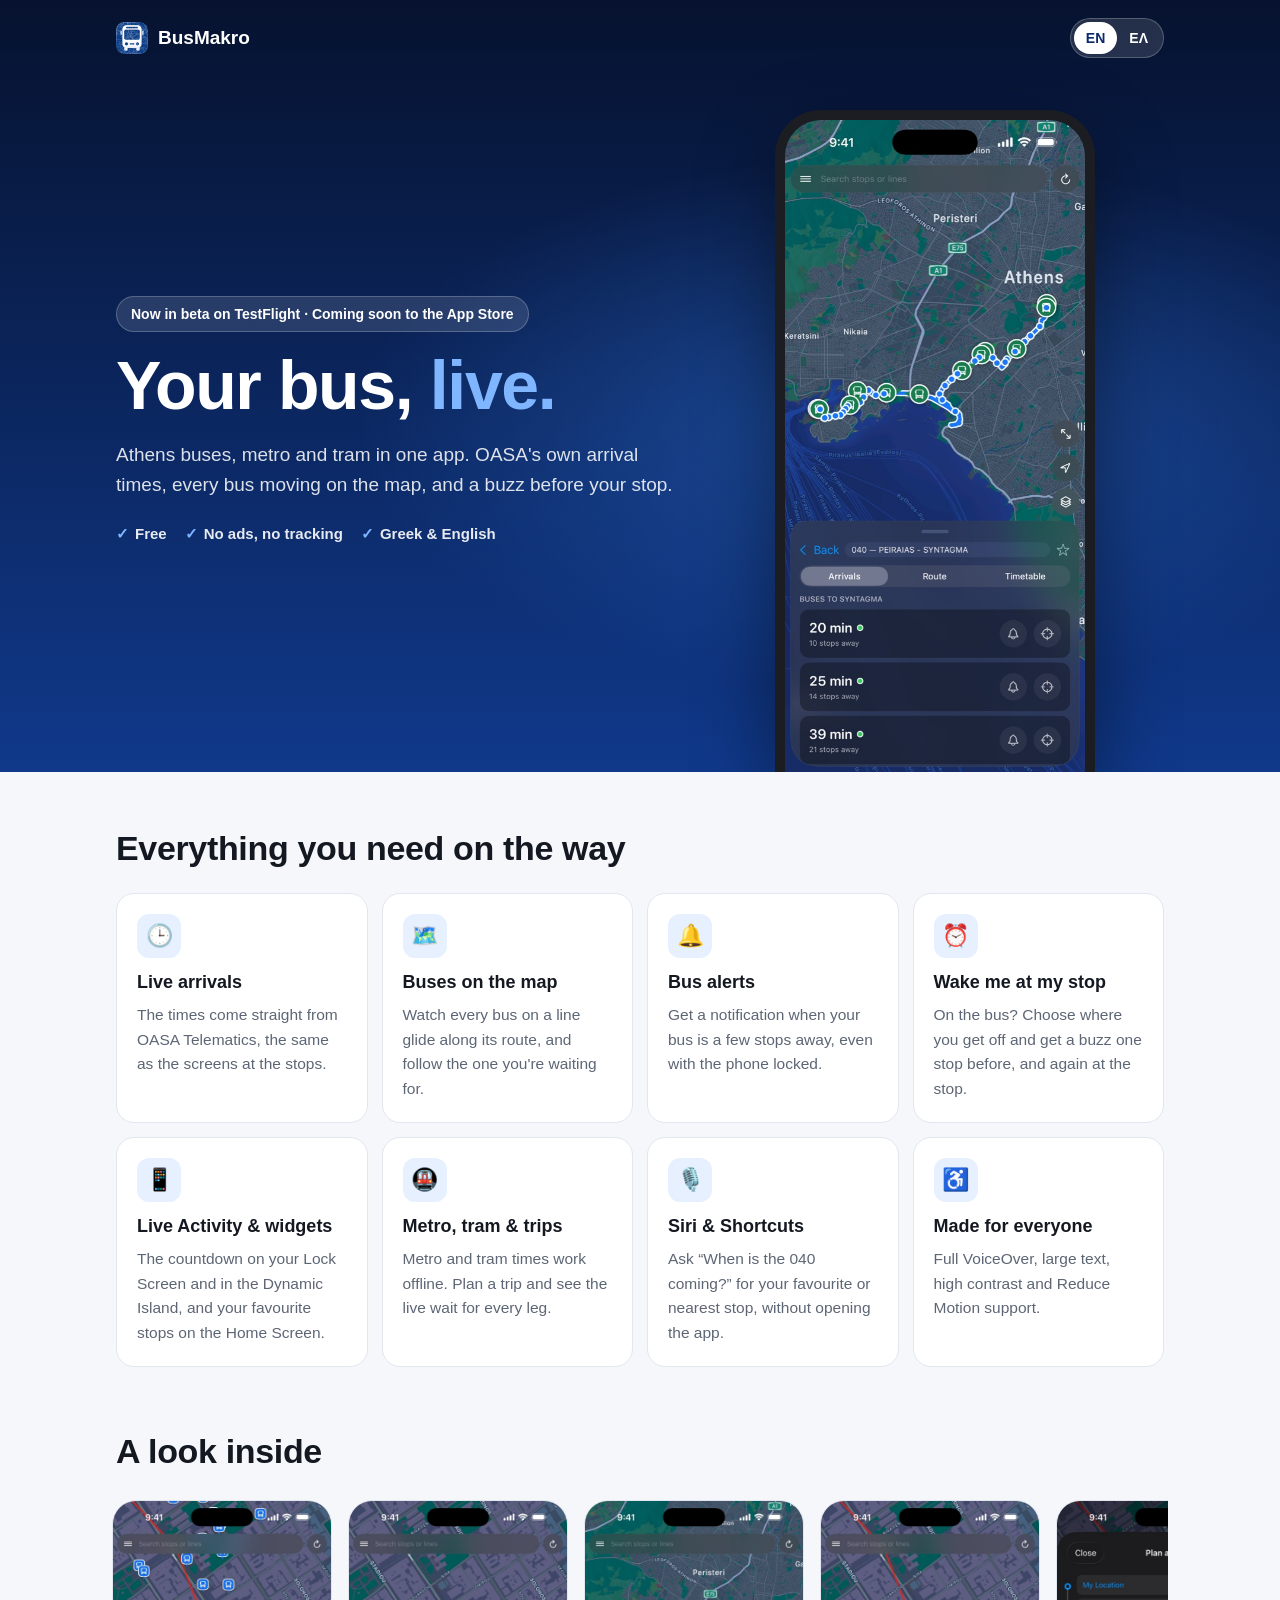
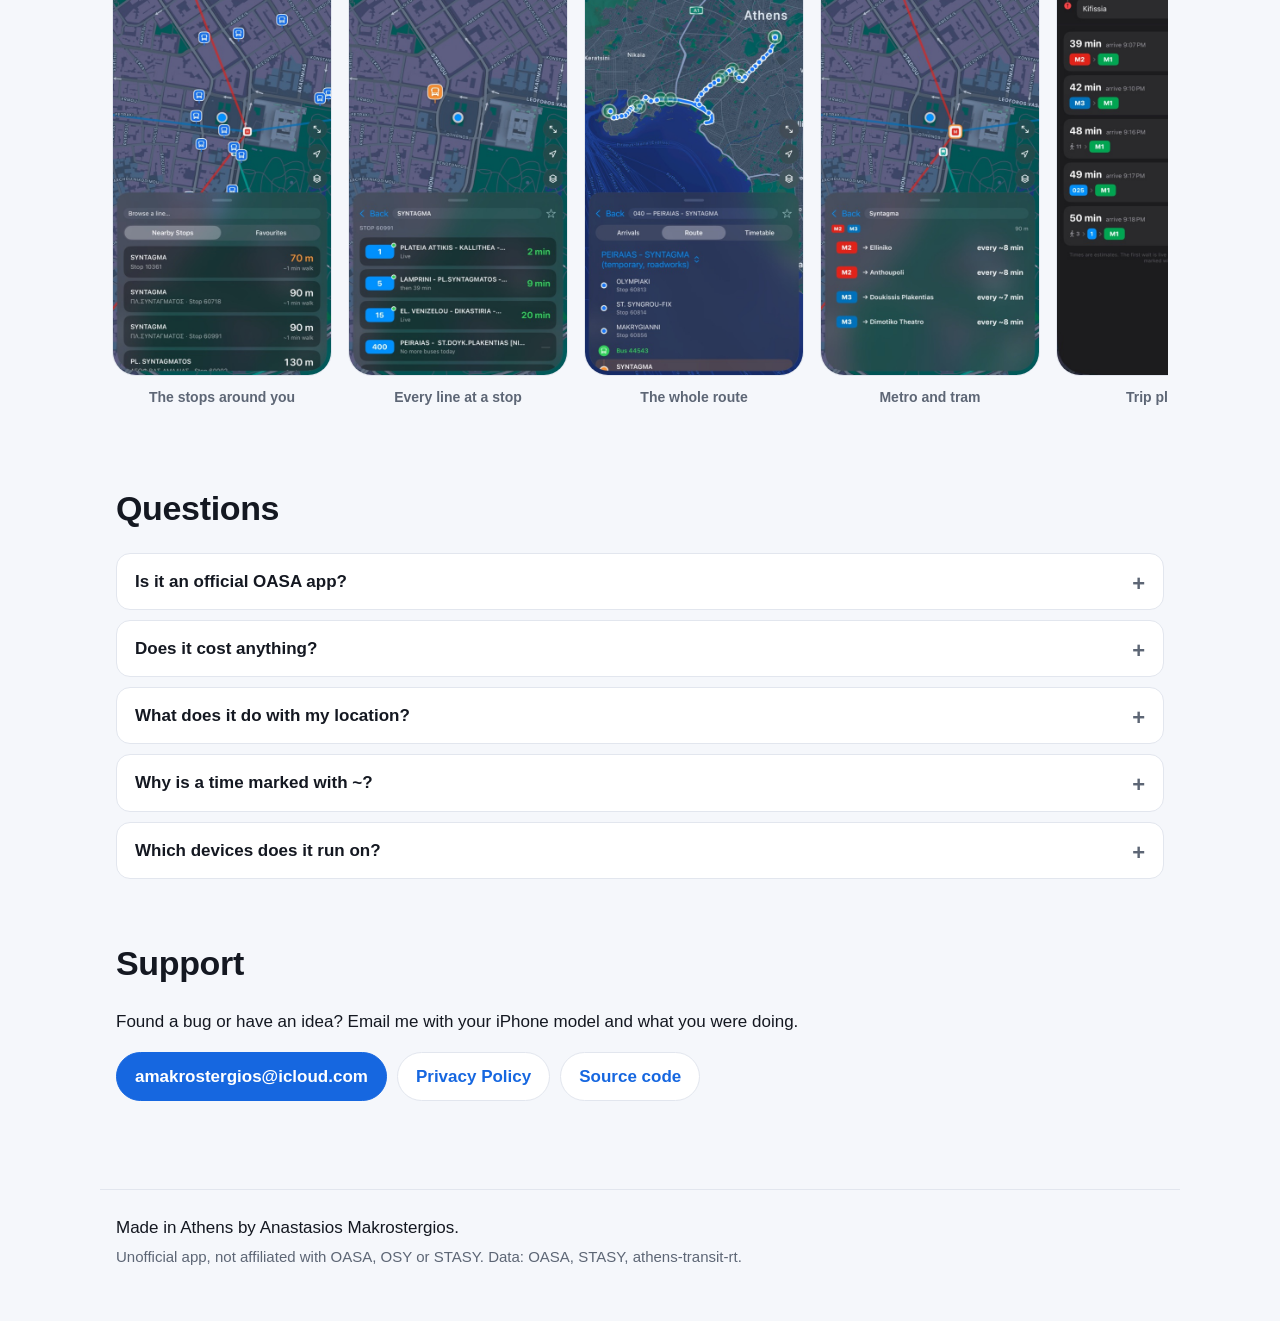
<file: docs/index.html>
<!doctype html>
<html lang="en">
<head>
<meta charset="utf-8">
<meta name="viewport" content="width=device-width, initial-scale=1">
<title>BusMakro</title>
<meta name="description" content="Athens buses, metro and tram, live. Arrivals from OASA, buses moving on the map, alerts, Live Activities and widgets. For iPhone, in Greek and English.">
<meta property="og:title" content="BusMakro: Athens buses, live">
<meta property="og:description" content="Live OASA arrivals, every bus moving on the map, and a buzz before your stop.">
<meta property="og:image" content="https://tassosmak.github.io/BusMakro-Swift/shots/en-3-line.jpg">
<link rel="icon" href="icon.png">
<link rel="apple-touch-icon" href="icon.png">
<link rel="stylesheet" href="home.css">
</head>
<body>

<nav class="top">
  <a class="brand" href="#"><img src="icon.png" alt="" width="32" height="32">BusMakro</a>
  <div class="lang" role="group" aria-label="Language">
    <button data-set="en" aria-pressed="true">EN</button>
    <button data-set="el" aria-pressed="false">ΕΛ</button>
  </div>
</nav>

<header class="hero">
  <div class="hero-text">
    <p class="badge" data-en="Now in beta on TestFlight · Coming soon to the App Store" data-el="Σε beta στο TestFlight · Σύντομα στο App Store">Now in beta on TestFlight · Coming soon to the App Store</p>
    <h1 data-en="Your bus, &lt;span&gt;live.&lt;/span&gt;" data-el="Το λεωφορείο σου, &lt;span&gt;ζωντανά.&lt;/span&gt;">Your bus, <span>live.</span></h1>
    <p class="lead" data-en="Athens buses, metro and tram in one app. OASA's own arrival times, every bus moving on the map, and a buzz before your stop."
       data-el="Λεωφορεία, μετρό και τραμ της Αθήνας σε μία εφαρμογή. Οι επίσημοι χρόνοι άφιξης του ΟΑΣΑ, κάθε λεωφορείο να κινείται στον χάρτη, και μια ειδοποίηση πριν τη στάση σου.">
      Athens buses, metro and tram in one app. OASA's own arrival times, every bus moving on the map, and a buzz before your stop.</p>
    <ul class="facts">
      <li data-en="Free" data-el="Δωρεάν">Free</li>
      <li data-en="No ads, no tracking" data-el="Χωρίς διαφημίσεις, χωρίς παρακολούθηση">No ads, no tracking</li>
      <li data-en="Greek &amp; English" data-el="Ελληνικά &amp; Αγγλικά">Greek &amp; English</li>
    </ul>
  </div>
  <div class="hero-phone">
    <img class="phone" src="shots/en-3-line.jpg" data-shot="3-line" alt="A bus line on the map with its buses and their arrival times" width="506" height="1100">
  </div>
</header>

<main>
  <section>
    <h2 data-en="Everything you need on the way" data-el="Ό,τι χρειάζεσαι στον δρόμο">Everything you need on the way</h2>
    <div class="grid">
      <article class="card">
        <div class="ic">🕒</div>
        <h3 data-en="Live arrivals" data-el="Ζωντανές αφίξεις">Live arrivals</h3>
        <p data-en="The times come straight from OASA Telematics, the same as the screens at the stops." data-el="Οι χρόνοι έρχονται κατευθείαν από την Τηλεματική του ΟΑΣΑ, όπως στις οθόνες των στάσεων.">The times come straight from OASA Telematics, the same as the screens at the stops.</p>
      </article>
      <article class="card">
        <div class="ic">🗺️</div>
        <h3 data-en="Buses on the map" data-el="Λεωφορεία στον χάρτη">Buses on the map</h3>
        <p data-en="Watch every bus on a line glide along its route, and follow the one you're waiting for." data-el="Δες κάθε λεωφορείο της γραμμής να κινείται στη διαδρομή, και ακολούθησε αυτό που περιμένεις.">Watch every bus on a line glide along its route, and follow the one you're waiting for.</p>
      </article>
      <article class="card">
        <div class="ic">🔔</div>
        <h3 data-en="Bus alerts" data-el="Ειδοποιήσεις">Bus alerts</h3>
        <p data-en="Get a notification when your bus is a few stops away, even with the phone locked." data-el="Πάρε ειδοποίηση όταν το λεωφορείο σου είναι λίγες στάσεις μακριά, ακόμα και με κλειδωμένο κινητό.">Get a notification when your bus is a few stops away, even with the phone locked.</p>
      </article>
      <article class="card">
        <div class="ic">⏰</div>
        <h3 data-en="Wake me at my stop" data-el="Ξύπνα με στη στάση μου">Wake me at my stop</h3>
        <p data-en="On the bus? Choose where you get off and get a buzz one stop before, and again at the stop." data-el="Μέσα στο λεωφορείο; Διάλεξε πού κατεβαίνεις και θα δονηθεί μία στάση πριν, και ξανά στη στάση.">On the bus? Choose where you get off and get a buzz one stop before, and again at the stop.</p>
      </article>
      <article class="card">
        <div class="ic">📱</div>
        <h3 data-en="Live Activity &amp; widgets" data-el="Live Activity &amp; widgets">Live Activity &amp; widgets</h3>
        <p data-en="The countdown on your Lock Screen and in the Dynamic Island, and your favourite stops on the Home Screen." data-el="Η αντίστροφη μέτρηση στην οθόνη κλειδώματος και στο Dynamic Island, και οι αγαπημένες σου στάσεις στην αρχική οθόνη.">The countdown on your Lock Screen and in the Dynamic Island, and your favourite stops on the Home Screen.</p>
      </article>
      <article class="card">
        <div class="ic">🚇</div>
        <h3 data-en="Metro, tram &amp; trips" data-el="Μετρό, τραμ &amp; διαδρομές">Metro, tram &amp; trips</h3>
        <p data-en="Metro and tram times work offline. Plan a trip and see the live wait for every leg." data-el="Οι ώρες μετρό και τραμ δουλεύουν χωρίς σύνδεση. Σχεδίασε μια διαδρομή και δες τη ζωντανή αναμονή σε κάθε σκέλος.">Metro and tram times work offline. Plan a trip and see the live wait for every leg.</p>
      </article>
      <article class="card">
        <div class="ic">🎙️</div>
        <h3 data-en="Siri &amp; Shortcuts" data-el="Siri &amp; Συντομεύσεις">Siri &amp; Shortcuts</h3>
        <p data-en="Ask “When is the 040 coming?” for your favourite or nearest stop, without opening the app." data-el="Ρώτα «Πότε έρχεται το 040;» για την αγαπημένη ή την κοντινότερη στάση, χωρίς να ανοίξεις την εφαρμογή.">Ask “When is the 040 coming?” for your favourite or nearest stop, without opening the app.</p>
      </article>
      <article class="card">
        <div class="ic">♿️</div>
        <h3 data-en="Made for everyone" data-el="Για όλους">Made for everyone</h3>
        <p data-en="Full VoiceOver, large text, high contrast and Reduce Motion support." data-el="Πλήρης υποστήριξη VoiceOver, μεγάλων γραμμάτων, υψηλής αντίθεσης και μειωμένης κίνησης.">Full VoiceOver, large text, high contrast and Reduce Motion support.</p>
      </article>
    </div>
  </section>

  <section>
    <h2 data-en="A look inside" data-el="Μια ματιά">A look inside</h2>
    <div class="gallery" tabindex="0" aria-label="Screenshots">
      <figure><img src="shots/en-1-nearby.jpg" data-shot="1-nearby" alt="Stops near you" loading="lazy" width="506" height="1100"><figcaption data-en="The stops around you" data-el="Οι στάσεις γύρω σου">The stops around you</figcaption></figure>
      <figure><img src="shots/en-2-stop.jpg" data-shot="2-stop" alt="Arrivals at a stop" loading="lazy" width="506" height="1100"><figcaption data-en="Every line at a stop" data-el="Κάθε γραμμή στη στάση">Every line at a stop</figcaption></figure>
      <figure><img src="shots/en-4-route.jpg" data-shot="4-route" alt="A line's route" loading="lazy" width="506" height="1100"><figcaption data-en="The whole route" data-el="Όλη η διαδρομή">The whole route</figcaption></figure>
      <figure><img src="shots/en-6-metro.jpg" data-shot="6-metro" alt="Metro station times" loading="lazy" width="506" height="1100"><figcaption data-en="Metro and tram" data-el="Μετρό και τραμ">Metro and tram</figcaption></figure>
      <figure><img src="shots/en-7-trip.jpg" data-shot="7-trip" alt="A planned trip" loading="lazy" width="506" height="1100"><figcaption data-en="Trip planner" data-el="Σχεδιασμός διαδρομής">Trip planner</figcaption></figure>
    </div>
  </section>

  <section>
    <h2 data-en="Questions" data-el="Ερωτήσεις">Questions</h2>
    <details>
      <summary data-en="Is it an official OASA app?" data-el="Είναι επίσημη εφαρμογή του ΟΑΣΑ;">Is it an official OASA app?</summary>
      <p data-en="No. BusMakro is an independent app, not affiliated with OASA, OSY or STASY. It uses their public data." data-el="Όχι. Το BusMakro είναι ανεξάρτητη εφαρμογή, χωρίς σχέση με ΟΑΣΑ, ΟΣΥ ή ΣΤΑΣΥ. Χρησιμοποιεί τα δημόσια δεδομένα τους.">No. BusMakro is an independent app, not affiliated with OASA, OSY or STASY. It uses their public data.</p>
    </details>
    <details>
      <summary data-en="Does it cost anything?" data-el="Κοστίζει κάτι;">Does it cost anything?</summary>
      <p data-en="No. It's free, with no ads and no in-app purchases." data-el="Όχι. Είναι δωρεάν, χωρίς διαφημίσεις και χωρίς αγορές.">No. It's free, with no ads and no in-app purchases.</p>
    </details>
    <details>
      <summary data-en="What does it do with my location?" data-el="Τι κάνει με την τοποθεσία μου;">What does it do with my location?</summary>
      <p data-en="It finds the stops near you and keeps an alert working with the phone locked. It never stores your location or sends it to us. Details in the privacy policy." data-el="Βρίσκει τις στάσεις κοντά σου και κρατά μια ειδοποίηση ενεργή με κλειδωμένο κινητό. Δεν αποθηκεύει ποτέ την τοποθεσία σου ούτε μας τη στέλνει. Λεπτομέρειες στην πολιτική απορρήτου.">It finds the stops near you and keeps an alert working with the phone locked. It never stores your location or sends it to us. Details in the privacy policy.</p>
    </details>
    <details>
      <summary data-en="Why is a time marked with ~?" data-el="Γιατί κάποιος χρόνος έχει ~;">Why is a time marked with ~?</summary>
      <p data-en="A green dot means the time is OASA's own. A ~ means BusMakro worked it out from where the bus is, when OASA had no time for it." data-el="Η πράσινη τελεία σημαίνει ότι ο χρόνος είναι του ΟΑΣΑ. Το ~ σημαίνει ότι το BusMakro τον υπολόγισε από τη θέση του λεωφορείου, όταν ο ΟΑΣΑ δεν έδινε χρόνο.">A green dot means the time is OASA's own. A ~ means BusMakro worked it out from where the bus is, when OASA had no time for it.</p>
    </details>
    <details>
      <summary data-en="Which devices does it run on?" data-el="Σε ποιες συσκευές δουλεύει;">Which devices does it run on?</summary>
      <p data-en="iPhone with iOS 17 or later." data-el="iPhone με iOS 17 ή νεότερο.">iPhone with iOS 17 or later.</p>
    </details>
  </section>

  <section class="support">
    <h2 data-en="Support" data-el="Υποστήριξη">Support</h2>
    <p data-en="Found a bug or have an idea? Email me with your iPhone model and what you were doing." data-el="Βρήκες κάποιο πρόβλημα ή έχεις μια ιδέα; Στείλε μου email με το μοντέλο του iPhone σου και τι έκανες.">Found a bug or have an idea? Email me with your iPhone model and what you were doing.</p>
    <div class="links">
      <a class="primary" href="mailto:amakrostergios@icloud.com">amakrostergios@icloud.com</a>
      <a href="privacy.html" data-en="Privacy Policy" data-el="Πολιτική απορρήτου">Privacy Policy</a>
      <a href="https://github.com/tassosmak/BusMakro-Swift" data-en="Source code" data-el="Κώδικας">Source code</a>
    </div>
  </section>
</main>

<footer>
  <p data-en="Made in Athens by Anastasios Makrostergios." data-el="Φτιαγμένο στην Αθήνα από τον Anastasios Makrostergios.">Made in Athens by Anastasios Makrostergios.</p>
  <p class="muted" data-en="Unofficial app, not affiliated with OASA, OSY or STASY. Data: OASA, STASY, athens-transit-rt." data-el="Ανεπίσημη εφαρμογή, χωρίς σχέση με ΟΑΣΑ, ΟΣΥ ή ΣΤΑΣΥ. Δεδομένα: ΟΑΣΑ, ΣΤΑΣΥ, athens-transit-rt.">Unofficial app, not affiliated with OASA, OSY or STASY. Data: OASA, STASY, athens-transit-rt.</p>
</footer>

<script>
(function () {
  function apply(lang) {
    document.documentElement.lang = lang;
    document.querySelectorAll("[data-en]").forEach(function (el) { el.innerHTML = el.getAttribute("data-" + lang); });
    document.querySelectorAll("img[data-shot]").forEach(function (img) { img.src = "shots/" + lang + "-" + img.getAttribute("data-shot") + ".jpg"; });
    document.querySelectorAll(".lang button").forEach(function (b) { b.setAttribute("aria-pressed", b.dataset.set === lang); });
    try { localStorage.setItem("lang", lang); } catch (e) {}
  }
  var saved = null;
  try { saved = localStorage.getItem("lang"); } catch (e) {}
  var lang = saved || ((navigator.language || "").toLowerCase().indexOf("el") === 0 ? "el" : "en");
  if (lang !== "en") apply(lang);
  document.querySelectorAll(".lang button").forEach(function (b) { b.addEventListener("click", function () { apply(b.dataset.set); }); });
})();
</script>
</body>
</html>
</file>
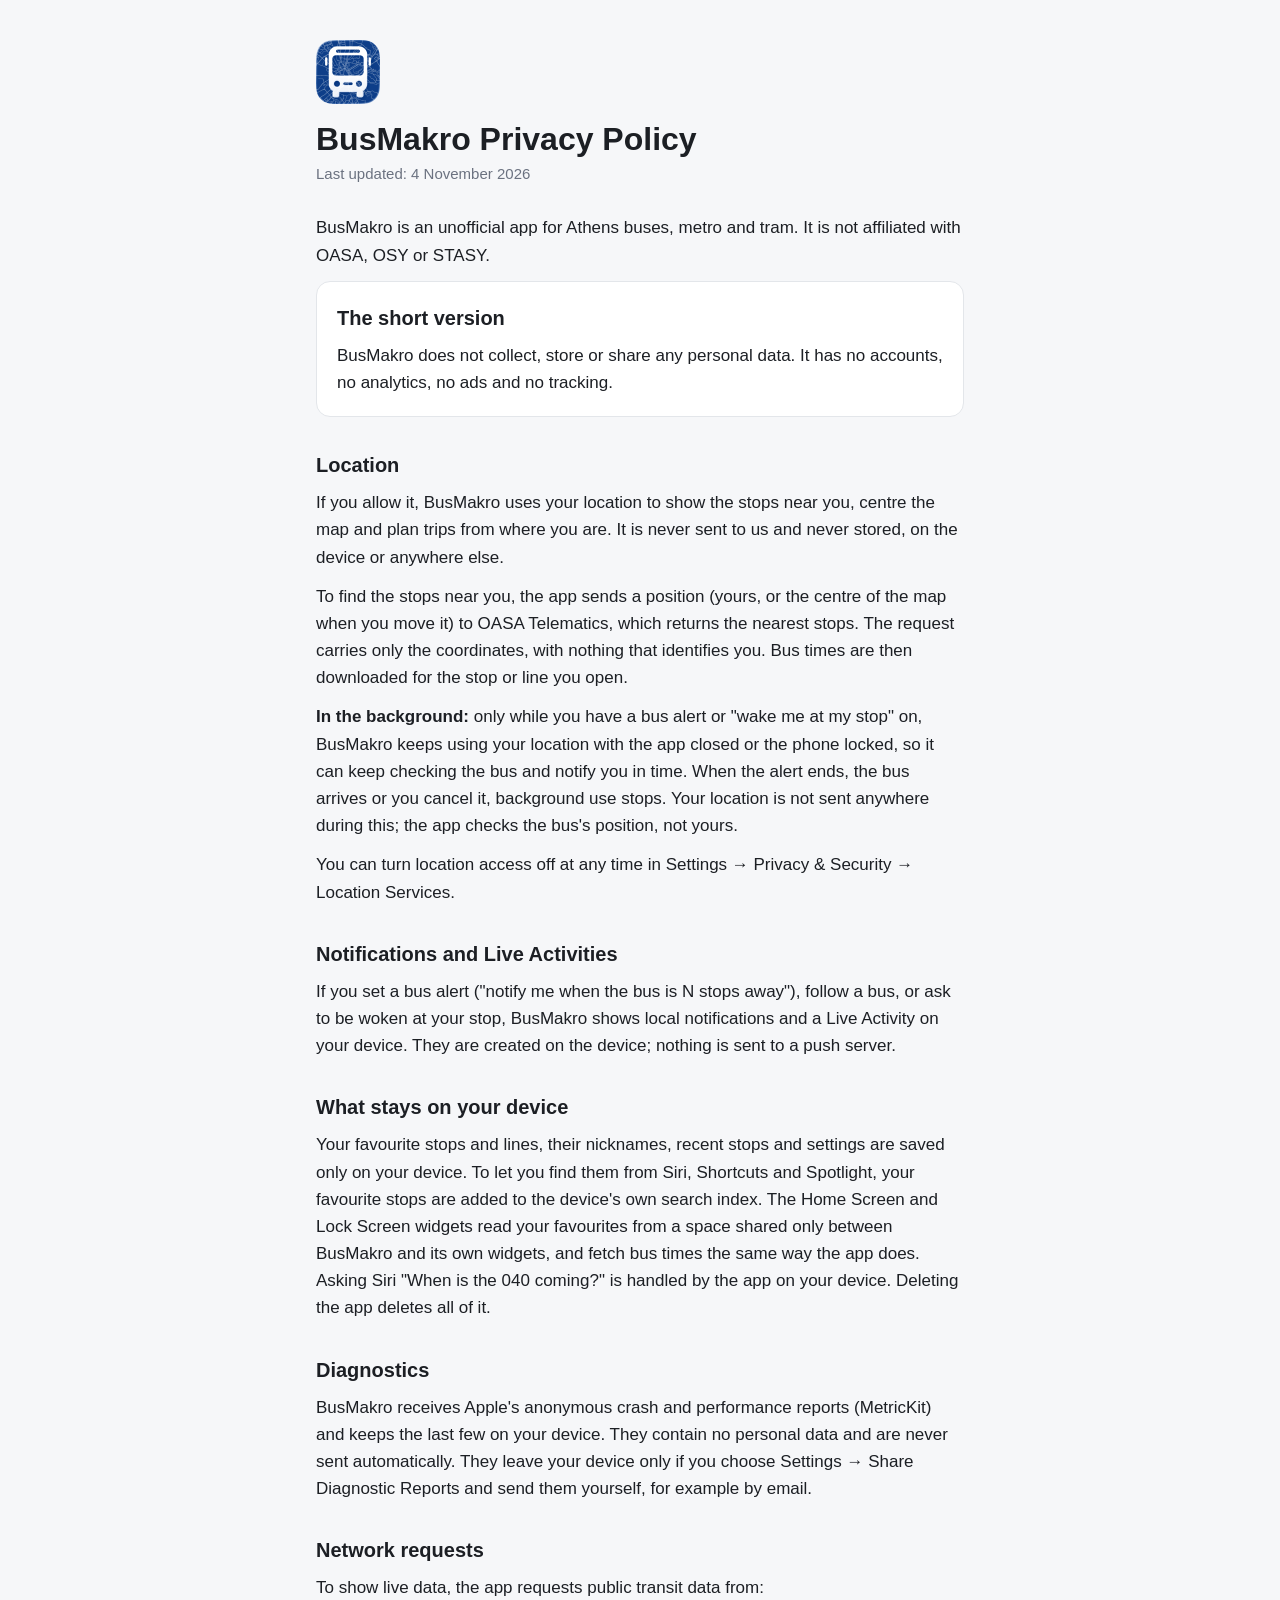
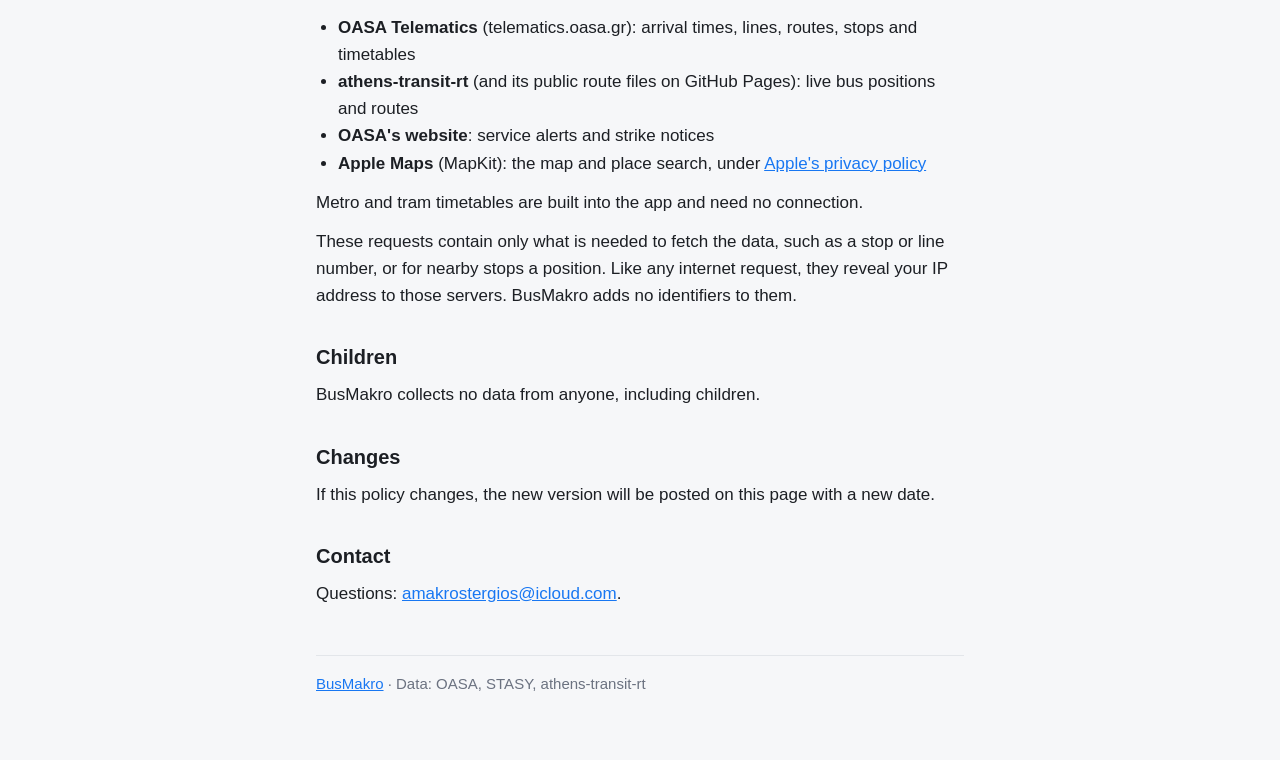
<file: docs/privacy.html>
<!doctype html>
<html lang="en">
<head>
<meta charset="utf-8">
<meta name="viewport" content="width=device-width, initial-scale=1">
<title>BusMakro Privacy Policy</title>
<meta name="description" content="BusMakro collects no personal data: no accounts, analytics, ads or tracking.">
<link rel="icon" href="icon.png">
<link rel="stylesheet" href="style.css">
</head>
<body>
<main>
  <header>
    <a href="./"><img src="icon.png" width="64" height="64" alt=""></a>
    <h1>BusMakro Privacy Policy</h1>
    <p class="muted">Last updated: 4 November 2026</p>
  </header>

  <p>BusMakro is an unofficial app for Athens buses, metro and tram. It is not affiliated with OASA, OSY or STASY.</p>

  <div class="summary">
    <h2>The short version</h2>
    <p>BusMakro does not collect, store or share any personal data. It has no accounts, no analytics, no ads and no tracking.</p>
  </div>

  <h2>Location</h2>
  <p>If you allow it, BusMakro uses your location to show the stops near you, centre the map and plan trips from where you are. It is never sent to us and never stored, on the device or anywhere else.</p>
  <p>To find the stops near you, the app sends a position (yours, or the centre of the map when you move it) to OASA Telematics, which returns the nearest stops. The request carries only the coordinates, with nothing that identifies you. Bus times are then downloaded for the stop or line you open.</p>
  <p><strong>In the background:</strong> only while you have a bus alert or "wake me at my stop" on, BusMakro keeps using your location with the app closed or the phone locked, so it can keep checking the bus and notify you in time. When the alert ends, the bus arrives or you cancel it, background use stops. Your location is not sent anywhere during this; the app checks the bus's position, not yours.</p>
  <p>You can turn location access off at any time in Settings → Privacy &amp; Security → Location Services.</p>

  <h2>Notifications and Live Activities</h2>
  <p>If you set a bus alert ("notify me when the bus is N stops away"), follow a bus, or ask to be woken at your stop, BusMakro shows local notifications and a Live Activity on your device. They are created on the device; nothing is sent to a push server.</p>

  <h2>What stays on your device</h2>
  <p>Your favourite stops and lines, their nicknames, recent stops and settings are saved only on your device. To let you find them from Siri, Shortcuts and Spotlight, your favourite stops are added to the device's own search index. The Home Screen and Lock Screen widgets read your favourites from a space shared only between BusMakro and its own widgets, and fetch bus times the same way the app does. Asking Siri "When is the 040 coming?" is handled by the app on your device. Deleting the app deletes all of it.</p>

  <h2>Diagnostics</h2>
  <p>BusMakro receives Apple's anonymous crash and performance reports (MetricKit) and keeps the last few on your device. They contain no personal data and are never sent automatically. They leave your device only if you choose Settings → Share Diagnostic Reports and send them yourself, for example by email.</p>

  <h2>Network requests</h2>
  <p>To show live data, the app requests public transit data from:</p>
  <ul>
    <li><strong>OASA Telematics</strong> (telematics.oasa.gr): arrival times, lines, routes, stops and timetables</li>
    <li><strong>athens-transit-rt</strong> (and its public route files on GitHub Pages): live bus positions and routes</li>
    <li><strong>OASA's website</strong>: service alerts and strike notices</li>
    <li><strong>Apple Maps</strong> (MapKit): the map and place search, under <a href="https://www.apple.com/legal/privacy/">Apple's privacy policy</a></li>
  </ul>
  <p>Metro and tram timetables are built into the app and need no connection.</p>
  <p>These requests contain only what is needed to fetch the data, such as a stop or line number, or for nearby stops a position. Like any internet request, they reveal your IP address to those servers. BusMakro adds no identifiers to them.</p>

  <h2>Children</h2>
  <p>BusMakro collects no data from anyone, including children.</p>

  <h2>Changes</h2>
  <p>If this policy changes, the new version will be posted on this page with a new date.</p>

  <h2>Contact</h2>
  <p>Questions: <a href="mailto:amakrostergios@icloud.com">amakrostergios@icloud.com</a>.</p>

  <footer class="muted"><a href="./">BusMakro</a> · Data: OASA, STASY, athens-transit-rt</footer>
</main>
</body>
</html>
</file>
<file: docs/home.css>
:root {
  --bg: #f5f7fb; --card: #ffffff; --text: #141821; --muted: #5d6675; --line: #e2e6ee;
  --accent: #1667e0; --accent-soft: #e7f0ff;
  --hero-top: #06122f; --hero-bot: #10398b; --hero-text: #ffffff; --hero-accent: #7fb6ff;
  color-scheme: light dark;
}
@media (prefers-color-scheme: dark) {
  :root { --bg: #0d1016; --card: #161a22; --text: #eceef2; --muted: #9aa3b2; --line: #262b35;
          --accent: #6aa8ff; --accent-soft: #1a2536; }
}
* { box-sizing: border-box; }
html { scroll-behavior: smooth; }
@media (prefers-reduced-motion: reduce) { html { scroll-behavior: auto; } }
body {
  margin: 0; background: var(--bg); color: var(--text);
  font: 17px/1.6 -apple-system, BlinkMacSystemFont, "SF Pro Text", "Segoe UI", Roboto, sans-serif;
  -webkit-font-smoothing: antialiased;
}
a { color: var(--accent); }
img { max-width: 100%; }
.muted { color: var(--muted); font-size: 15px; }

/* top bar, over the hero */
.top {
  position: absolute; top: 0; left: 0; right: 0; z-index: 2;
  display: flex; align-items: center; justify-content: space-between;
  max-width: 1080px; margin: 0 auto; padding: 18px 16px;
}
.brand { display: flex; align-items: center; gap: 10px; color: #fff; font-weight: 700; font-size: 19px; text-decoration: none; }
.brand img { border-radius: 8px; }
.lang { display: flex; background: rgba(255,255,255,.12); border: 1px solid rgba(255,255,255,.22); border-radius: 999px; padding: 3px; }
.lang button {
  font: inherit; font-size: 14px; font-weight: 600; color: #fff; background: none; border: 0;
  padding: 4px 12px; border-radius: 999px; cursor: pointer; min-height: 32px;
}
.lang button[aria-pressed="true"] { background: #fff; color: #0b2a6b; }

/* hero: the posters' navy-to-blue */
.hero {
  background: radial-gradient(60% 50% at 70% 55%, rgba(60,140,255,.35), transparent 70%),
              linear-gradient(180deg, var(--hero-top), var(--hero-bot));
  color: var(--hero-text);
  display: grid; grid-template-columns: 1.1fr .9fr; align-items: center; gap: 32px;
  padding: 110px max(16px, calc((100vw - 1080px) / 2 + 16px)) 0;
  overflow: hidden;
}
.badge {
  display: inline-block; font-size: 14px; font-weight: 600; margin: 0 0 18px;
  padding: 6px 14px; border-radius: 999px; background: rgba(255,255,255,.12); border: 1px solid rgba(255,255,255,.22);
}
.hero h1 { font-size: clamp(40px, 6vw, 68px); line-height: 1.05; letter-spacing: -.02em; margin: 0 0 18px; }
.hero h1 span { color: var(--hero-accent); }
.lead { font-size: 19px; color: rgba(255,255,255,.86); max-width: 34em; margin: 0 0 22px; }
.facts { list-style: none; padding: 0; margin: 0 0 40px; display: flex; flex-wrap: wrap; gap: 8px 18px; }
.facts li { font-size: 15px; font-weight: 600; color: rgba(255,255,255,.9); }
.facts li::before { content: "✓"; color: var(--hero-accent); margin-right: 6px; }
.hero-phone { align-self: end; display: flex; justify-content: center; }
.phone {
  width: min(320px, 80%); height: auto; display: block;
  border: 10px solid #1b1d23; border-bottom: 0; border-radius: 46px 46px 0 0;
  box-shadow: 0 30px 80px rgba(0,0,0,.45);
}

main { max-width: 1080px; margin: 0 auto; padding: 56px 16px 24px; }
section { margin-bottom: 64px; }
h2 { font-size: clamp(26px, 3.4vw, 34px); line-height: 1.2; letter-spacing: -.01em; margin: 0 0 24px; }

/* features */
.grid { display: grid; grid-template-columns: repeat(auto-fill, minmax(240px, 1fr)); gap: 14px; }
.card { background: var(--card); border: 1px solid var(--line); border-radius: 18px; padding: 20px; }
.card h3 { font-size: 18px; margin: 10px 0 6px; }
.card p { margin: 0; color: var(--muted); font-size: 15.5px; }
.ic {
  width: 44px; height: 44px; border-radius: 12px; background: var(--accent-soft);
  display: grid; place-items: center; font-size: 22px;
}

/* screenshots, swipe sideways */
.gallery {
  display: flex; gap: 16px; overflow-x: auto; scroll-snap-type: x mandatory;
  padding: 4px 4px 16px; margin: 0 -4px;
}
.gallery figure { margin: 0; flex: 0 0 220px; scroll-snap-align: start; text-align: center; }
.gallery img { width: 100%; height: auto; border-radius: 24px; border: 1px solid var(--line); display: block; }
.gallery figcaption { font-size: 14px; font-weight: 600; color: var(--muted); margin-top: 10px; }

/* questions */
details { background: var(--card); border: 1px solid var(--line); border-radius: 14px; padding: 0 18px; margin-bottom: 10px; }
summary { cursor: pointer; font-weight: 600; padding: 14px 0; list-style: none; position: relative; padding-right: 28px; }
summary::-webkit-details-marker { display: none; }
summary::after { content: "+"; position: absolute; right: 0; top: 12px; font-size: 22px; color: var(--muted); }
details[open] summary::after { content: "–"; }
details p { margin: 0 0 16px; color: var(--muted); }

.links { display: flex; flex-wrap: wrap; gap: 10px; margin-top: 16px; }
.links a {
  background: var(--card); border: 1px solid var(--line); border-radius: 999px;
  padding: 10px 18px; text-decoration: none; font-weight: 600; min-height: 44px; display: inline-flex; align-items: center;
}
.links a.primary { background: var(--accent); border-color: var(--accent); color: #fff; }

footer { max-width: 1080px; margin: 0 auto; padding: 24px 16px 48px; border-top: 1px solid var(--line); }
footer p { margin: 0 0 4px; }

@media (max-width: 760px) {
  .hero { grid-template-columns: 1fr; text-align: center; padding-top: 96px; gap: 8px; }
  .lead { margin-left: auto; margin-right: auto; }
  .facts { justify-content: center; margin-bottom: 28px; }
  .phone { width: min(260px, 72%); }
  .gallery figure { flex-basis: 70%; }
}
</file>
<file: docs/style.css>
:root {
  --bg: #f6f7f9; --card: #ffffff; --text: #1c1f24; --muted: #6b7280; --accent: #1877f2; --line: #e3e6ea;
  color-scheme: light dark;
}
@media (prefers-color-scheme: dark) {
  :root { --bg: #111317; --card: #1b1e24; --text: #eceef1; --muted: #9aa1ab; --accent: #5aa2ff; --line: #2a2e36; }
}
* { box-sizing: border-box; }
body {
  margin: 0; background: var(--bg); color: var(--text);
  font: 17px/1.6 -apple-system, BlinkMacSystemFont, "Segoe UI", Roboto, sans-serif;
}
main { max-width: 680px; margin: 0 auto; padding: 40px 16px 64px; }
header { margin-bottom: 28px; }
header img { border-radius: 14px; display: block; margin-bottom: 16px; }
h1 { font-size: 32px; line-height: 1.2; margin: 0 0 4px; }
h2 { font-size: 20px; margin: 32px 0 8px; }
p, ul { margin: 0 0 12px; }
ul { padding-left: 22px; }
a { color: var(--accent); }
.muted { color: var(--muted); font-size: 15px; }
.summary { background: var(--card); border: 1px solid var(--line); border-radius: 14px; padding: 4px 20px 8px; }
.summary h2 { margin-top: 16px; }
.links { display: flex; flex-wrap: wrap; gap: 10px; margin: 20px 0; }
.links a { background: var(--card); border: 1px solid var(--line); border-radius: 999px; padding: 8px 16px; text-decoration: none; }
footer { margin-top: 48px; padding-top: 16px; border-top: 1px solid var(--line); }
</file>
